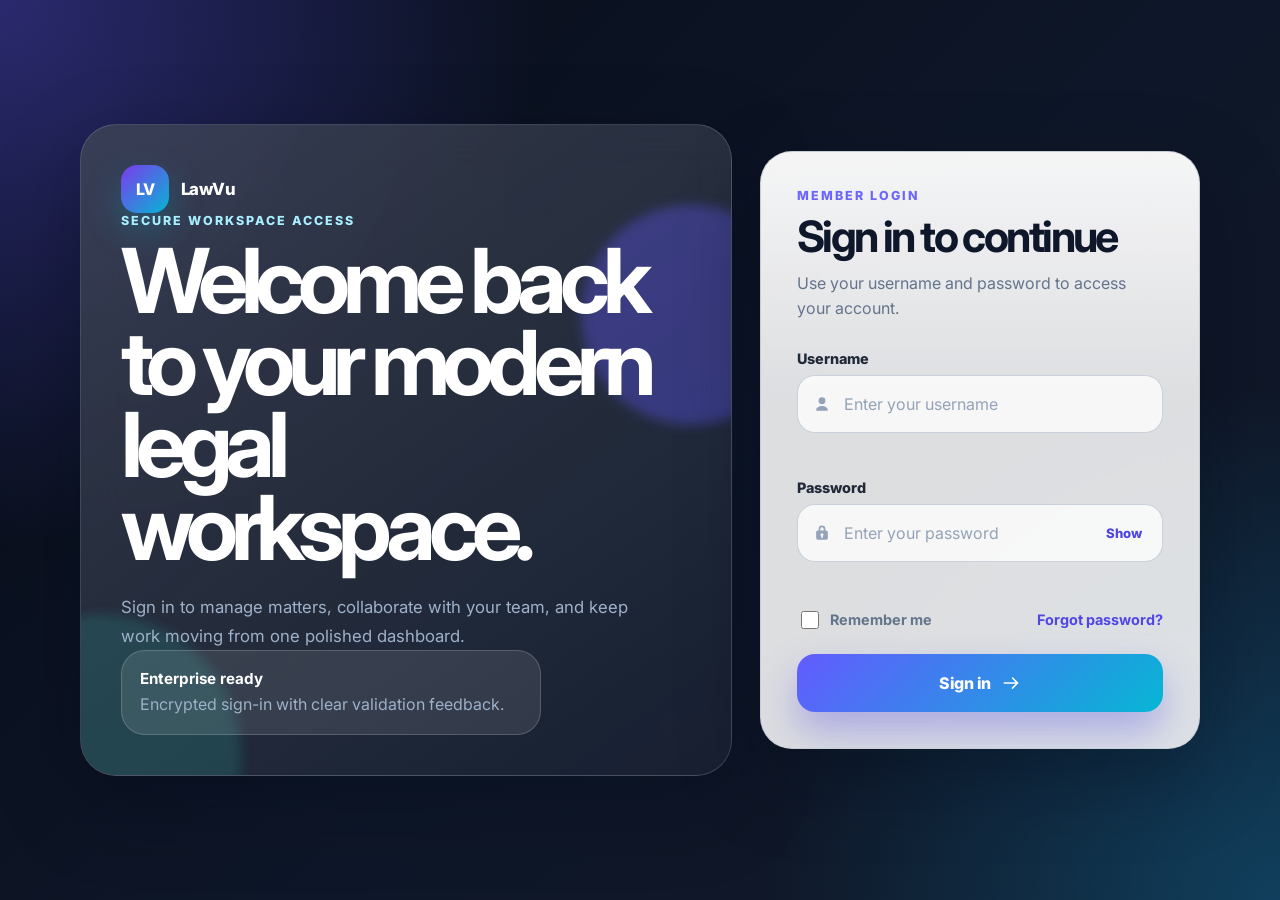
<file: index.html>
<!doctype html>
<html lang="en">
  <head>
    <meta charset="utf-8" />
    <meta name="viewport" content="width=device-width, initial-scale=1" />
    <title>Modern Login</title>
    <link rel="preconnect" href="https://fonts.googleapis.com" />
    <link rel="preconnect" href="https://fonts.gstatic.com" crossorigin />
    <link
      href="https://fonts.googleapis.com/css2?family=Inter:wght@400;500;600;700;800&display=swap"
      rel="stylesheet"
    />
    <link rel="stylesheet" href="styles.css" />
  </head>
  <body>
    <main class="login-shell">
      <section class="hero-panel" aria-label="Welcome">
        <div class="brand">
          <span class="brand-mark" aria-hidden="true">LV</span>
          <span class="brand-name">LawVu</span>
        </div>

        <div class="hero-copy">
          <p class="eyebrow">Secure workspace access</p>
          <h1>Welcome back to your modern legal workspace.</h1>
          <p>
            Sign in to manage matters, collaborate with your team, and keep work
            moving from one polished dashboard.
          </p>
        </div>

        <div class="trust-card">
          <div>
            <strong>Enterprise ready</strong>
            <span>Encrypted sign-in with clear validation feedback.</span>
          </div>
        </div>
      </section>

      <section class="login-card" aria-labelledby="login-title">
        <div class="card-header">
          <p class="eyebrow">Member login</p>
          <h2 id="login-title">Sign in to continue</h2>
          <p>Use your username and password to access your account.</p>
        </div>

        <form id="loginForm" novalidate>
          <div class="form-field">
            <label for="username">Username</label>
            <div class="input-wrap">
              <span class="input-icon" aria-hidden="true">
                <svg viewBox="0 0 24 24" focusable="false">
                  <path
                    d="M12 12.2a4.1 4.1 0 1 0 0-8.2 4.1 4.1 0 0 0 0 8.2Zm0 2.1c-3.8 0-7 2.2-7 5 0 .4.3.7.7.7h12.6c.4 0 .7-.3.7-.7 0-2.8-3.2-5-7-5Z"
                  />
                </svg>
              </span>
              <input
                id="username"
                name="username"
                type="text"
                autocomplete="username"
                placeholder="Enter your username"
                minlength="3"
                required
              />
            </div>
            <p class="field-error" id="usernameError" aria-live="polite"></p>
          </div>

          <div class="form-field">
            <label for="password">Password</label>
            <div class="input-wrap">
              <span class="input-icon" aria-hidden="true">
                <svg viewBox="0 0 24 24" focusable="false">
                  <path
                    d="M17 9h-1V7a4 4 0 0 0-8 0v2H7a2 2 0 0 0-2 2v7a2 2 0 0 0 2 2h10a2 2 0 0 0 2-2v-7a2 2 0 0 0-2-2Zm-7-2a2 2 0 1 1 4 0v2h-4V7Zm3 8.7V17a1 1 0 1 1-2 0v-1.3a1.8 1.8 0 1 1 2 0Z"
                  />
                </svg>
              </span>
              <input
                id="password"
                name="password"
                type="password"
                autocomplete="current-password"
                placeholder="Enter your password"
                required
              />
              <button
                class="password-toggle"
                type="button"
                aria-label="Show password"
                aria-pressed="false"
              >
                Show
              </button>
            </div>
            <p class="field-error" id="passwordError" aria-live="polite"></p>
          </div>

          <div class="form-options">
            <label class="remember-me">
              <input type="checkbox" name="remember" />
              <span>Remember me</span>
            </label>
            <a href="#" aria-label="Reset your password">Forgot password?</a>
          </div>

          <button class="submit-button" type="submit">
            <span>Sign in</span>
            <svg viewBox="0 0 24 24" aria-hidden="true" focusable="false">
              <path
                d="M13.2 5.3a1 1 0 0 1 1.4 0l6 6a1 1 0 0 1 0 1.4l-6 6a1 1 0 1 1-1.4-1.4l4.3-4.3H4a1 1 0 1 1 0-2h13.5l-4.3-4.3a1 1 0 0 1 0-1.4Z"
              />
            </svg>
          </button>

          <p class="form-message" id="formMessage" role="status" aria-live="polite"></p>
        </form>
      </section>
    </main>

    <script src="script.js"></script>
  </body>
</html>
</file>
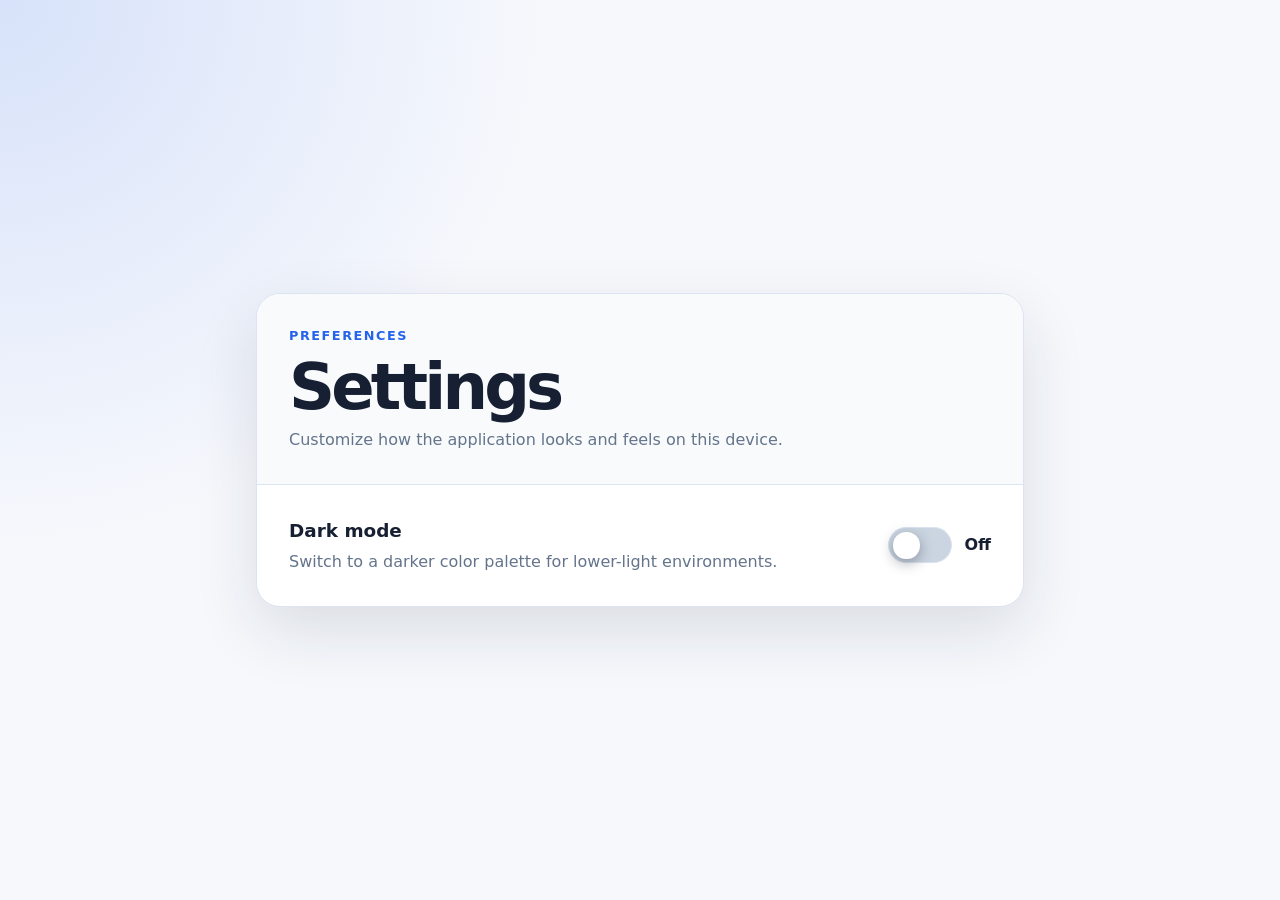
<file: settings.html>
<!doctype html>
<html lang="en">
  <head>
    <meta charset="utf-8">
    <meta name="viewport" content="width=device-width, initial-scale=1">
    <meta name="color-scheme" content="light dark">
    <title>Settings</title>
    <script>
      (function () {
        const STORAGE_KEY = "settings.theme";
        const root = document.documentElement;

        try {
          const savedTheme = window.localStorage.getItem(STORAGE_KEY);
          const prefersDark = window.matchMedia("(prefers-color-scheme: dark)").matches;
          const theme =
            savedTheme === "dark" || savedTheme === "light"
              ? savedTheme
              : prefersDark
                ? "dark"
                : "light";

          root.dataset.theme = theme;
        } catch {
          root.dataset.theme = "light";
        }
      })();
    </script>
    <style>
      :root {
        color-scheme: light;
        --background: #f6f8fc;
        --background-accent: rgba(37, 99, 235, 0.15);
        --surface: #ffffff;
        --surface-muted: #f8fafc;
        --text: #172033;
        --muted: #64748b;
        --border: #dbe4f0;
        --primary: #2563eb;
        --primary-strong: #1d4ed8;
        --switch-off: #cbd5e1;
        --switch-thumb: #ffffff;
        --shadow: 0 1.5rem 4rem rgba(23, 32, 51, 0.12);
      }

      :root[data-theme="dark"] {
        color-scheme: dark;
        --background: #0f172a;
        --background-accent: rgba(96, 165, 250, 0.18);
        --surface: #182235;
        --surface-muted: #111827;
        --text: #f8fafc;
        --muted: #cbd5e1;
        --border: #334155;
        --primary: #60a5fa;
        --primary-strong: #93c5fd;
        --switch-off: #475569;
        --switch-thumb: #0f172a;
        --shadow: 0 1.5rem 4rem rgba(0, 0, 0, 0.35);
      }

      * {
        box-sizing: border-box;
      }

      body {
        min-height: 100vh;
        margin: 0;
        background:
          radial-gradient(circle at top left, var(--background-accent), transparent 34rem),
          var(--background);
        color: var(--text);
        font-family:
          Inter, ui-sans-serif, system-ui, -apple-system, BlinkMacSystemFont, "Segoe UI",
          sans-serif;
        line-height: 1.5;
        transition:
          background-color 180ms ease,
          color 180ms ease;
      }

      main {
        display: grid;
        min-height: 100vh;
        place-items: center;
        padding: 2rem;
      }

      .settings-panel {
        width: min(100%, 48rem);
        overflow: hidden;
        border: 1px solid var(--border);
        border-radius: 1.5rem;
        background: var(--surface);
        box-shadow: var(--shadow);
      }

      .settings-header,
      .settings-row {
        padding: clamp(1.25rem, 4vw, 2rem);
      }

      .settings-header {
        border-bottom: 1px solid var(--border);
        background: var(--surface-muted);
      }

      .eyebrow {
        margin: 0 0 0.75rem;
        color: var(--primary);
        font-size: 0.8rem;
        font-weight: 800;
        letter-spacing: 0.12em;
        text-transform: uppercase;
      }

      h1,
      h2,
      p {
        margin-top: 0;
      }

      h1 {
        margin-bottom: 0.6rem;
        font-size: clamp(2.25rem, 6vw, 4rem);
        line-height: 0.95;
        letter-spacing: -0.06em;
      }

      h2 {
        margin-bottom: 0.35rem;
        font-size: 1.15rem;
      }

      p {
        margin-bottom: 0;
        color: var(--muted);
      }

      .settings-row {
        display: flex;
        align-items: center;
        justify-content: space-between;
        gap: 1.5rem;
      }

      .setting-copy {
        max-width: 34rem;
      }

      .theme-switch {
        position: relative;
        display: inline-flex;
        flex: 0 0 auto;
        align-items: center;
        gap: 0.75rem;
        color: var(--text);
        font-weight: 800;
        cursor: pointer;
        user-select: none;
      }

      .theme-switch input {
        position: absolute;
        width: 1px;
        height: 1px;
        margin: -1px;
        overflow: hidden;
        clip: rect(0, 0, 0, 0);
        white-space: nowrap;
        border: 0;
      }

      .switch-track {
        position: relative;
        width: 4rem;
        height: 2.25rem;
        border: 1px solid var(--border);
        border-radius: 999px;
        background: var(--switch-off);
        transition:
          background-color 180ms ease,
          border-color 180ms ease;
      }

      .switch-track::before {
        content: "";
        position: absolute;
        top: 0.25rem;
        left: 0.25rem;
        width: 1.65rem;
        height: 1.65rem;
        border-radius: 50%;
        background: var(--switch-thumb);
        box-shadow: 0 0.25rem 0.85rem rgba(15, 23, 42, 0.35);
        transition:
          background-color 180ms ease,
          transform 180ms ease;
      }

      .theme-switch input:checked + .switch-track {
        border-color: var(--primary);
        background: var(--primary);
      }

      .theme-switch input:checked + .switch-track::before {
        transform: translateX(1.75rem);
      }

      .theme-switch input:focus-visible + .switch-track {
        outline: 3px solid var(--primary-strong);
        outline-offset: 3px;
      }

      @media (max-width: 40rem) {
        main {
          align-items: start;
          padding: 1rem;
        }

        .settings-row {
          align-items: flex-start;
          flex-direction: column;
        }
      }
    </style>
  </head>
  <body>
    <main>
      <section class="settings-panel" aria-labelledby="settings-title">
        <header class="settings-header">
          <p class="eyebrow">Preferences</p>
          <h1 id="settings-title">Settings</h1>
          <p>Customize how the application looks and feels on this device.</p>
        </header>

        <div class="settings-row">
          <div class="setting-copy">
            <h2>Dark mode</h2>
            <p id="theme-description">
              Switch to a darker color palette for lower-light environments.
            </p>
          </div>

          <label class="theme-switch" for="dark-mode-toggle">
            <input
              type="checkbox"
              id="dark-mode-toggle"
              role="switch"
              aria-describedby="theme-description"
            >
            <span class="switch-track" aria-hidden="true"></span>
            <span id="theme-label">Off</span>
          </label>
        </div>
      </section>
    </main>

    <script>
      const STORAGE_KEY = "settings.theme";
      const root = document.documentElement;
      const toggle = document.querySelector("#dark-mode-toggle");
      const label = document.querySelector("#theme-label");
      const systemTheme = window.matchMedia("(prefers-color-scheme: dark)");

      function getSavedTheme() {
        try {
          const savedTheme = window.localStorage.getItem(STORAGE_KEY);
          return savedTheme === "dark" || savedTheme === "light" ? savedTheme : null;
        } catch {
          return null;
        }
      }

      function saveTheme(theme) {
        try {
          window.localStorage.setItem(STORAGE_KEY, theme);
        } catch {
          // Keep the in-page toggle responsive when storage is unavailable.
        }
      }

      function getPreferredTheme() {
        return getSavedTheme() || (systemTheme.matches ? "dark" : "light");
      }

      function applyTheme(theme) {
        const isDark = theme === "dark";

        root.dataset.theme = theme;
        toggle.checked = isDark;
        toggle.setAttribute("aria-checked", String(isDark));
        label.textContent = isDark ? "On" : "Off";
      }

      applyTheme(getPreferredTheme());

      toggle.addEventListener("change", () => {
        const theme = toggle.checked ? "dark" : "light";

        saveTheme(theme);
        applyTheme(theme);
      });

      systemTheme.addEventListener("change", () => {
        if (!getSavedTheme()) {
          applyTheme(getPreferredTheme());
        }
      });
    </script>
  </body>
</html>
</file>
<file: styles.css>
:root {
  --background: #08111f;
  --card: rgba(255, 255, 255, 0.86);
  --card-strong: #ffffff;
  --text: #111827;
  --muted: #64748b;
  --muted-dark: #9fb1c9;
  --primary: #635bff;
  --primary-dark: #4f46e5;
  --primary-soft: rgba(99, 91, 255, 0.12);
  --success: #059669;
  --danger: #dc2626;
  --border: rgba(148, 163, 184, 0.28);
  --shadow: 0 28px 80px rgba(2, 8, 23, 0.35);
}

* {
  box-sizing: border-box;
}

body {
  min-height: 100vh;
  margin: 0;
  font-family:
    Inter,
    system-ui,
    -apple-system,
    BlinkMacSystemFont,
    "Segoe UI",
    sans-serif;
  color: var(--text);
  background:
    radial-gradient(circle at top left, rgba(99, 91, 255, 0.38), transparent 34rem),
    radial-gradient(circle at bottom right, rgba(14, 165, 233, 0.28), transparent 32rem),
    linear-gradient(135deg, #070b16 0%, #0e1729 55%, #111827 100%);
}

button,
input {
  font: inherit;
}

a {
  color: var(--primary-dark);
  font-weight: 700;
  text-decoration: none;
}

a:hover {
  text-decoration: underline;
}

.login-shell {
  width: min(1120px, calc(100% - 32px));
  min-height: 100vh;
  margin: 0 auto;
  display: grid;
  grid-template-columns: minmax(0, 1fr) minmax(360px, 440px);
  align-items: center;
  gap: 28px;
  padding: 48px 0;
}

.hero-panel,
.login-card {
  position: relative;
  overflow: hidden;
  border: 1px solid var(--border);
  box-shadow: var(--shadow);
  backdrop-filter: blur(22px);
}

.hero-panel {
  min-height: 640px;
  display: flex;
  flex-direction: column;
  justify-content: space-between;
  padding: 40px;
  color: #fff;
  border-radius: 36px;
  background:
    linear-gradient(145deg, rgba(255, 255, 255, 0.16), rgba(255, 255, 255, 0.04)),
    rgba(15, 23, 42, 0.7);
}

.hero-panel::before,
.hero-panel::after {
  position: absolute;
  content: "";
  border-radius: 999px;
  filter: blur(6px);
}

.hero-panel::before {
  width: 220px;
  height: 220px;
  right: -70px;
  top: 80px;
  background: rgba(99, 91, 255, 0.35);
}

.hero-panel::after {
  width: 280px;
  height: 280px;
  left: -120px;
  bottom: -120px;
  background: rgba(45, 212, 191, 0.16);
}

.brand,
.hero-copy,
.trust-card,
.login-card > * {
  position: relative;
  z-index: 1;
}

.brand {
  display: inline-flex;
  align-items: center;
  gap: 12px;
  width: fit-content;
}

.brand-mark {
  display: grid;
  width: 48px;
  height: 48px;
  place-items: center;
  border-radius: 16px;
  color: #fff;
  font-weight: 800;
  letter-spacing: -0.05em;
  background: linear-gradient(135deg, #7c3aed, #06b6d4);
  box-shadow: 0 16px 36px rgba(6, 182, 212, 0.28);
}

.brand-name {
  font-size: 1.05rem;
  font-weight: 800;
  letter-spacing: -0.03em;
}

.hero-copy {
  max-width: 620px;
}

.eyebrow {
  margin: 0 0 12px;
  color: #6d65ff;
  font-size: 0.78rem;
  font-weight: 800;
  letter-spacing: 0.16em;
  text-transform: uppercase;
}

.hero-panel .eyebrow {
  color: #a8f0ff;
}

.hero-copy h1 {
  margin: 0;
  font-size: clamp(2.8rem, 7vw, 5.8rem);
  line-height: 0.92;
  letter-spacing: -0.08em;
}

.hero-copy p:last-child {
  max-width: 520px;
  margin: 24px 0 0;
  color: var(--muted-dark);
  font-size: 1.05rem;
  line-height: 1.7;
}

.trust-card {
  display: flex;
  align-items: center;
  width: min(100%, 420px);
  padding: 18px;
  border: 1px solid rgba(255, 255, 255, 0.18);
  border-radius: 24px;
  background: rgba(255, 255, 255, 0.1);
}

.trust-card strong,
.trust-card span {
  display: block;
}

.trust-card strong {
  margin-bottom: 4px;
  font-size: 0.95rem;
}

.trust-card span {
  color: var(--muted-dark);
  line-height: 1.5;
}

.login-card {
  padding: 36px;
  border-radius: 32px;
  background: var(--card);
}

.login-card::before {
  position: absolute;
  inset: 0;
  content: "";
  pointer-events: none;
  background: linear-gradient(180deg, rgba(255, 255, 255, 0.72), transparent 42%);
}

.card-header {
  margin-bottom: 28px;
}

.card-header h2 {
  margin: 0;
  color: #0f172a;
  font-size: clamp(2rem, 5vw, 2.7rem);
  line-height: 1;
  letter-spacing: -0.06em;
}

.card-header p:last-child {
  margin: 12px 0 0;
  color: var(--muted);
  line-height: 1.6;
}

form {
  display: grid;
  gap: 18px;
}

.form-field {
  display: grid;
  gap: 8px;
}

.form-field label {
  color: #1f2937;
  font-size: 0.9rem;
  font-weight: 800;
}

.input-wrap {
  display: flex;
  align-items: center;
  gap: 10px;
  min-height: 58px;
  padding: 0 14px;
  border: 1px solid rgba(148, 163, 184, 0.45);
  border-radius: 18px;
  background: rgba(255, 255, 255, 0.78);
  transition:
    border-color 180ms ease,
    box-shadow 180ms ease,
    background 180ms ease;
}

.input-wrap:focus-within {
  border-color: rgba(99, 91, 255, 0.85);
  background: var(--card-strong);
  box-shadow: 0 0 0 5px var(--primary-soft);
}

.input-wrap.has-error {
  border-color: rgba(220, 38, 38, 0.72);
  box-shadow: 0 0 0 5px rgba(220, 38, 38, 0.08);
}

.input-icon {
  display: inline-flex;
  color: #94a3b8;
}

.input-icon svg,
.submit-button svg {
  width: 20px;
  height: 20px;
  fill: currentColor;
}

.input-wrap input {
  width: 100%;
  min-width: 0;
  border: 0;
  outline: 0;
  color: #111827;
  background: transparent;
}

.input-wrap input::placeholder {
  color: #94a3b8;
}

.password-toggle {
  border: 0;
  color: var(--primary-dark);
  font-size: 0.82rem;
  font-weight: 800;
  background: transparent;
  cursor: pointer;
}

.form-options {
  display: flex;
  align-items: center;
  justify-content: space-between;
  gap: 16px;
  color: var(--muted);
  font-size: 0.9rem;
}

.remember-me {
  display: inline-flex;
  align-items: center;
  gap: 8px;
  font-weight: 700;
  cursor: pointer;
}

.remember-me input {
  width: 18px;
  height: 18px;
  accent-color: var(--primary);
}

.submit-button {
  display: inline-flex;
  align-items: center;
  justify-content: center;
  gap: 10px;
  min-height: 58px;
  margin-top: 4px;
  border: 0;
  border-radius: 18px;
  color: #fff;
  font-weight: 800;
  letter-spacing: -0.02em;
  background: linear-gradient(135deg, var(--primary), #06b6d4);
  box-shadow: 0 20px 38px rgba(79, 70, 229, 0.34);
  cursor: pointer;
  transition:
    transform 180ms ease,
    box-shadow 180ms ease,
    filter 180ms ease;
}

.submit-button:hover {
  transform: translateY(-2px);
  box-shadow: 0 24px 44px rgba(79, 70, 229, 0.4);
}

.submit-button:active {
  transform: translateY(0);
}

.submit-button:disabled {
  cursor: wait;
  filter: saturate(0.75);
  opacity: 0.78;
}

.field-error,
.form-message {
  min-height: 20px;
  margin: 0;
  font-size: 0.86rem;
  font-weight: 700;
}

.field-error {
  color: var(--danger);
}

.form-message {
  padding: 12px 14px;
  border-radius: 14px;
  color: var(--muted);
  background: rgba(100, 116, 139, 0.08);
}

.form-message:empty {
  display: none;
}

.form-message.success {
  color: var(--success);
  background: rgba(5, 150, 105, 0.1);
}

.form-message.error {
  color: var(--danger);
  background: rgba(220, 38, 38, 0.09);
}

@media (max-width: 900px) {
  .login-shell {
    grid-template-columns: 1fr;
  }

  .hero-panel {
    min-height: 420px;
  }
}

@media (max-width: 560px) {
  .login-shell {
    width: min(100% - 20px, 1120px);
    padding: 10px 0;
  }

  .hero-panel,
  .login-card {
    border-radius: 26px;
  }

  .hero-panel,
  .login-card {
    padding: 24px;
  }

  .form-options {
    align-items: flex-start;
    flex-direction: column;
  }
}
</file>
